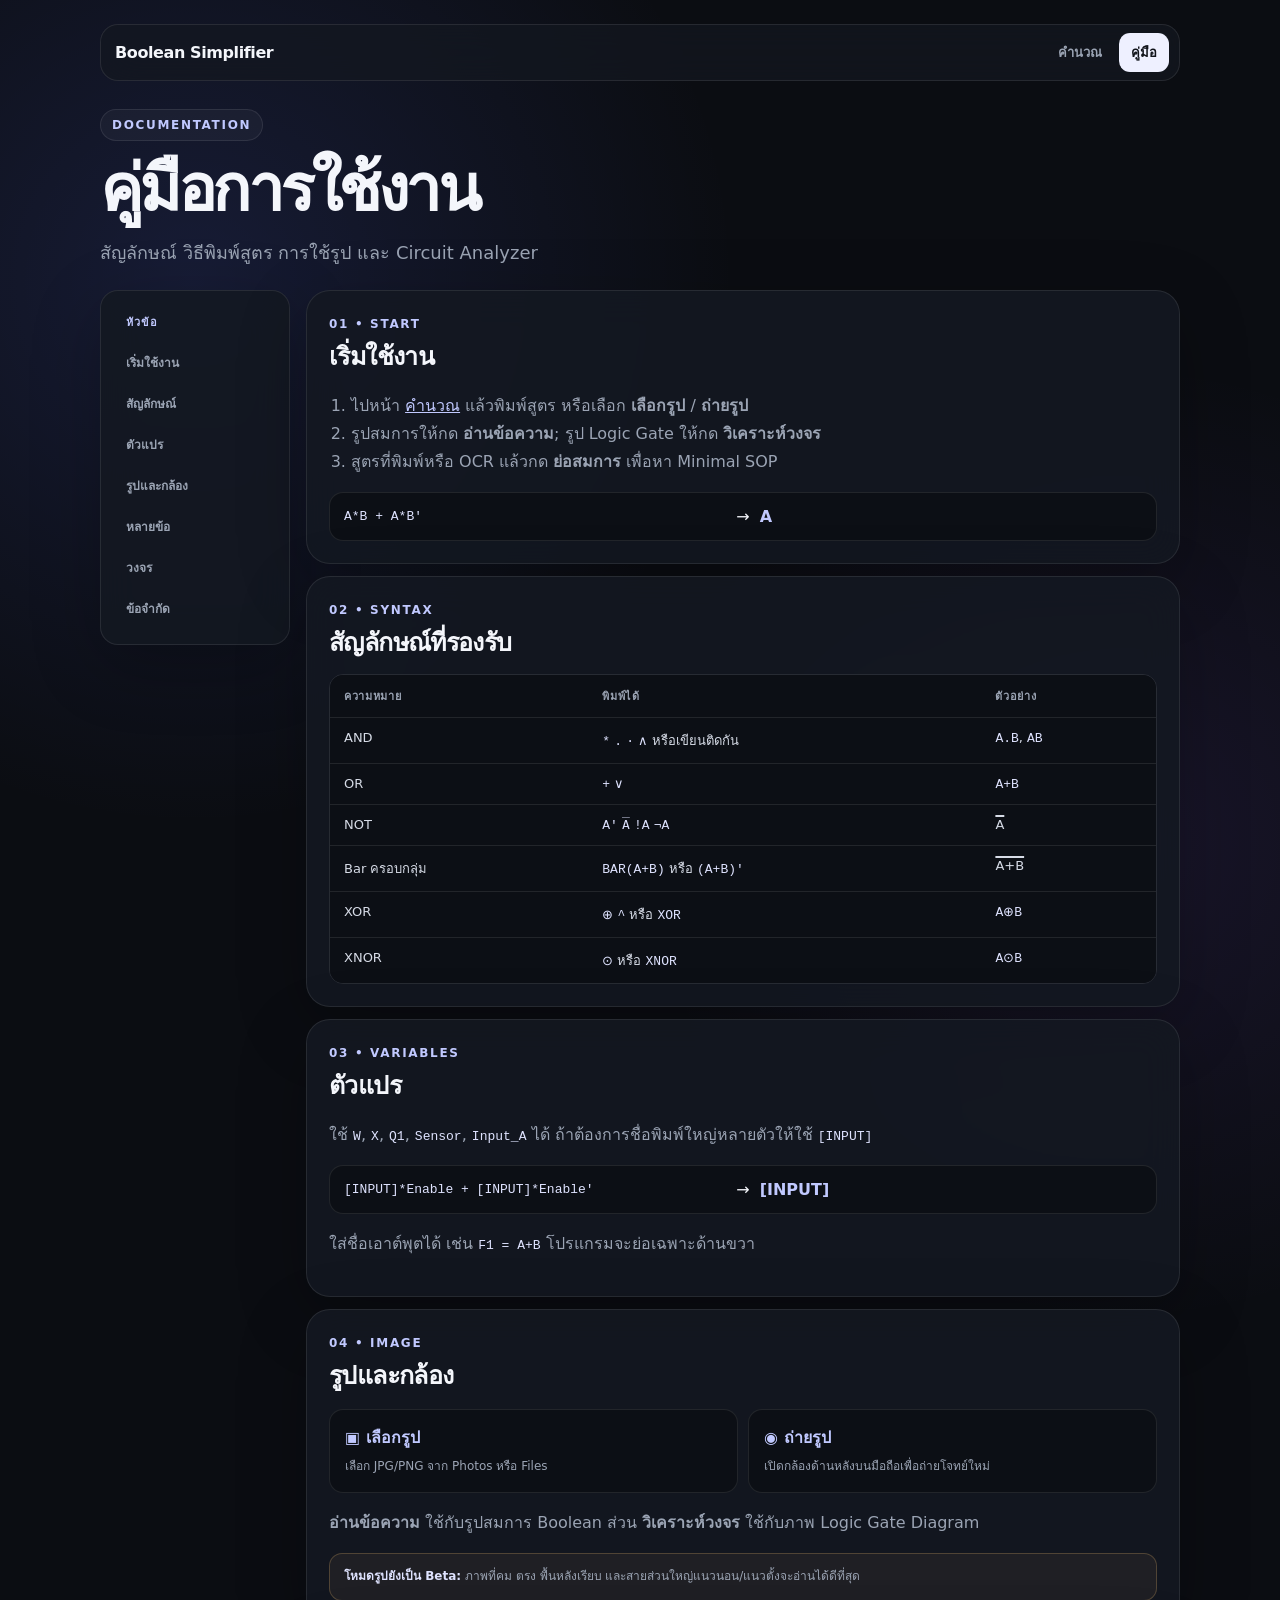
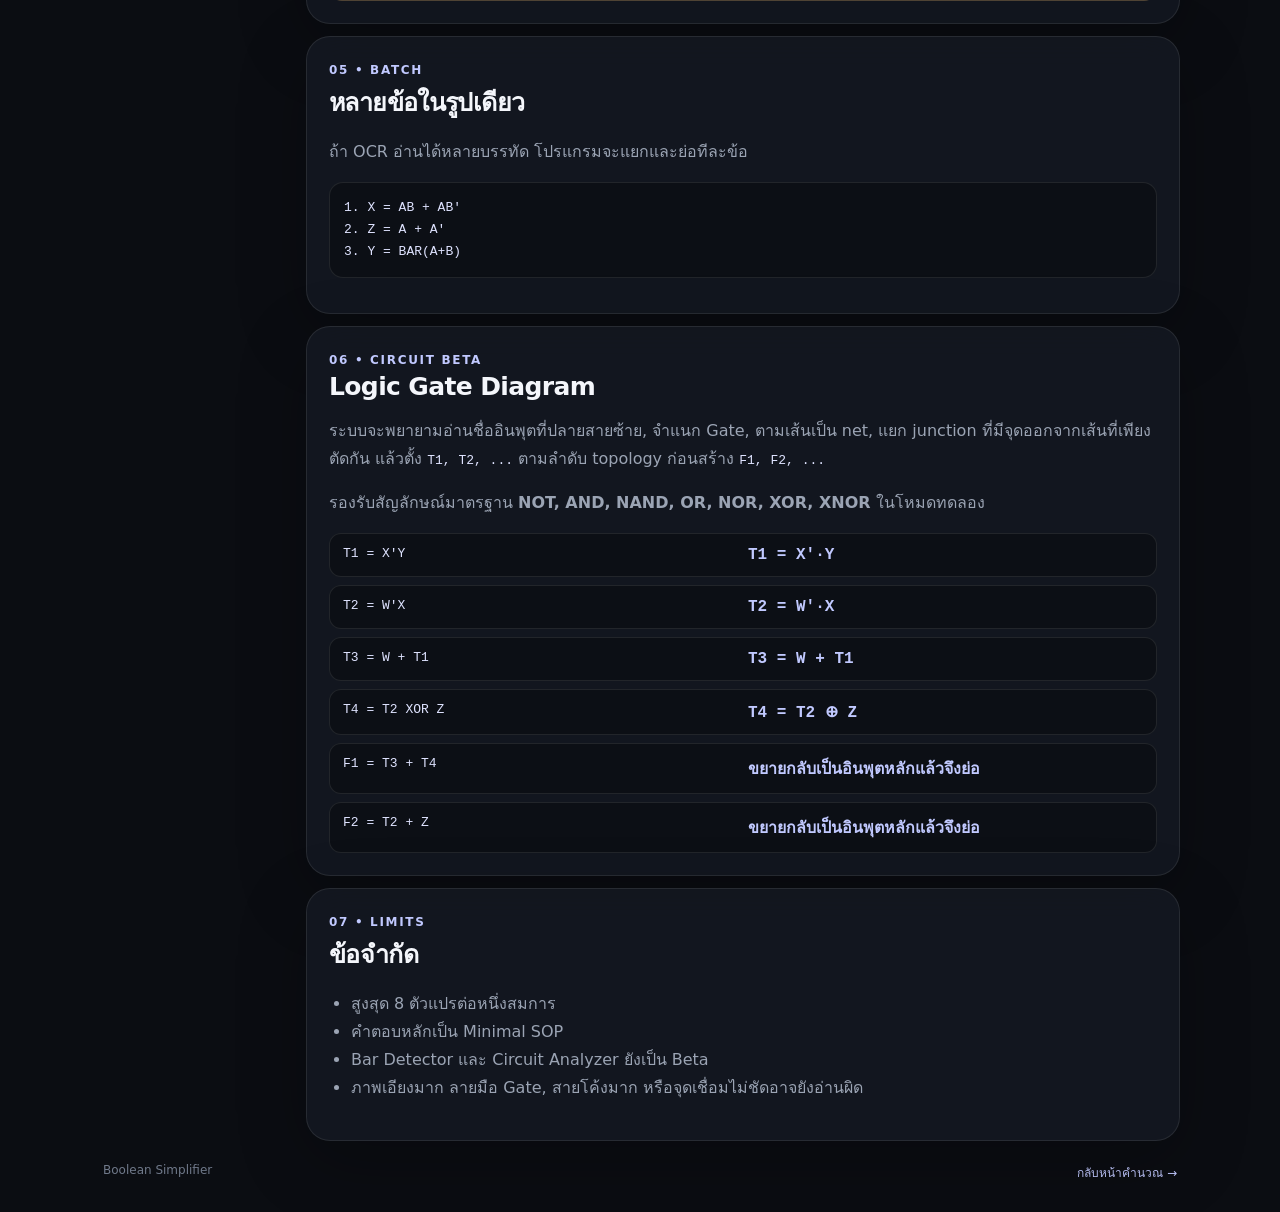
<file: boolean-simplifier/docs.html>
<!doctype html>
<html lang="th">
<head>
  <meta charset="utf-8" />
  <meta name="viewport" content="width=device-width, initial-scale=1" />
  <meta name="description" content="คู่มือ Boolean Simplifier: syntax, BAR, XOR, XNOR, OCR และ Circuit Analyzer" />
  <title>คู่มือ — Boolean Simplifier</title>
  <link rel="stylesheet" href="styles.css?v=9" />
  <link rel="stylesheet" href="v3.css?v=9" />
  <link rel="stylesheet" href="v4.css?v=9" />
  <link rel="stylesheet" href="v6.css?v=9" />
  <link rel="stylesheet" href="circuit-v9.css?v=9" />
</head>
<body>
  <main class="shell docs-shell">
    <nav class="top-nav" aria-label="เมนูหลัก">
      <a class="brand-link" href="./">Boolean Simplifier</a>
      <div class="nav-tabs">
        <a class="nav-tab" href="./">คำนวณ</a>
        <a class="nav-tab active" href="docs.html" aria-current="page">คู่มือ</a>
      </div>
    </nav>

    <header class="hero docs-hero">
      <div class="badge">DOCUMENTATION</div>
      <h1>คู่มือการใช้งาน</h1>
      <p>สัญลักษณ์ วิธีพิมพ์สูตร การใช้รูป และ Circuit Analyzer</p>
    </header>

    <div class="docs-layout">
      <aside class="card docs-toc">
        <strong>หัวข้อ</strong>
        <a href="#start">เริ่มใช้งาน</a>
        <a href="#syntax">สัญลักษณ์</a>
        <a href="#variables">ตัวแปร</a>
        <a href="#images">รูปและกล้อง</a>
        <a href="#multi">หลายข้อ</a>
        <a href="#circuit-test">วงจร</a>
        <a href="#limits">ข้อจำกัด</a>
      </aside>

      <article class="docs-content">
        <section id="start" class="card doc-section">
          <span class="eyebrow">01 • START</span>
          <h2>เริ่มใช้งาน</h2>
          <ol class="doc-steps">
            <li>ไปหน้า <a href="./">คำนวณ</a> แล้วพิมพ์สูตร หรือเลือก <strong>เลือกรูป</strong> / <strong>ถ่ายรูป</strong></li>
            <li>รูปสมการให้กด <strong>อ่านข้อความ</strong>; รูป Logic Gate ให้กด <strong>วิเคราะห์วงจร</strong></li>
            <li>สูตรที่พิมพ์หรือ OCR แล้วกด <strong>ย่อสมการ</strong> เพื่อหา Minimal SOP</li>
          </ol>
          <div class="doc-example"><code>A*B + A*B'</code><span>→</span><strong>A</strong></div>
        </section>

        <section id="syntax" class="card doc-section">
          <span class="eyebrow">02 • SYNTAX</span>
          <h2>สัญลักษณ์ที่รองรับ</h2>
          <div class="doc-table-wrap">
            <table class="doc-table">
              <thead><tr><th>ความหมาย</th><th>พิมพ์ได้</th><th>ตัวอย่าง</th></tr></thead>
              <tbody>
                <tr><td>AND</td><td><code>*</code> <code>.</code> <code>·</code> <code>∧</code> หรือเขียนติดกัน</td><td><code>A.B</code>, <code>AB</code></td></tr>
                <tr><td>OR</td><td><code>+</code> <code>∨</code></td><td><code>A+B</code></td></tr>
                <tr><td>NOT</td><td><code>A'</code> <code>A̅</code> <code>!A</code> <code>¬A</code></td><td><span class="overbar">A</span></td></tr>
                <tr><td>Bar ครอบกลุ่ม</td><td><code>BAR(A+B)</code> หรือ <code>(A+B)'</code></td><td><span class="overbar">A+B</span></td></tr>
                <tr><td>XOR</td><td><code>⊕</code> <code>^</code> หรือ <code>XOR</code></td><td><code>A⊕B</code></td></tr>
                <tr><td>XNOR</td><td><code>⊙</code> หรือ <code>XNOR</code></td><td><code>A⊙B</code></td></tr>
              </tbody>
            </table>
          </div>
        </section>

        <section id="variables" class="card doc-section">
          <span class="eyebrow">03 • VARIABLES</span>
          <h2>ตัวแปร</h2>
          <p>ใช้ <code>W</code>, <code>X</code>, <code>Q1</code>, <code>Sensor</code>, <code>Input_A</code> ได้ ถ้าต้องการชื่อพิมพ์ใหญ่หลายตัวให้ใช้ <code>[INPUT]</code></p>
          <div class="doc-example"><code>[INPUT]*Enable + [INPUT]*Enable'</code><span>→</span><strong>[INPUT]</strong></div>
          <p>ใส่ชื่อเอาต์พุตได้ เช่น <code>F1 = A+B</code> โปรแกรมจะย่อเฉพาะด้านขวา</p>
        </section>

        <section id="images" class="card doc-section">
          <span class="eyebrow">04 • IMAGE</span>
          <h2>รูปและกล้อง</h2>
          <div class="doc-choice-grid">
            <div><strong>▣ เลือกรูป</strong><p>เลือก JPG/PNG จาก Photos หรือ Files</p></div>
            <div><strong>◉ ถ่ายรูป</strong><p>เปิดกล้องด้านหลังบนมือถือเพื่อถ่ายโจทย์ใหม่</p></div>
          </div>
          <p><strong>อ่านข้อความ</strong> ใช้กับรูปสมการ Boolean ส่วน <strong>วิเคราะห์วงจร</strong> ใช้กับภาพ Logic Gate Diagram</p>
          <div class="notice warning"><strong>โหมดรูปยังเป็น Beta:</strong> ภาพที่คม ตรง พื้นหลังเรียบ และสายส่วนใหญ่แนวนอน/แนวตั้งจะอ่านได้ดีที่สุด</div>
        </section>

        <section id="multi" class="card doc-section">
          <span class="eyebrow">05 • BATCH</span>
          <h2>หลายข้อในรูปเดียว</h2>
          <p>ถ้า OCR อ่านได้หลายบรรทัด โปรแกรมจะแยกและย่อทีละข้อ</p>
          <pre class="doc-code">1. X = AB + AB'
2. Z = A + A'
3. Y = BAR(A+B)</pre>
        </section>

        <section id="circuit-test" class="card doc-section">
          <span class="eyebrow">06 • CIRCUIT BETA</span>
          <h2>Logic Gate Diagram</h2>
          <p>ระบบจะพยายามอ่านชื่ออินพุตที่ปลายสายซ้าย, จำแนก Gate, ตามเส้นเป็น net, แยก junction ที่มีจุดออกจากเส้นที่เพียงตัดกัน แล้วตั้ง <code>T1, T2, ...</code> ตามลำดับ topology ก่อนสร้าง <code>F1, F2, ...</code></p>
          <p>รองรับสัญลักษณ์มาตรฐาน <strong>NOT, AND, NAND, OR, NOR, XOR, XNOR</strong> ในโหมดทดลอง</p>
          <div class="circuit-results">
            <div><code>T1 = X'Y</code><strong>T1 = X'·Y</strong></div>
            <div><code>T2 = W'X</code><strong>T2 = W'·X</strong></div>
            <div><code>T3 = W + T1</code><strong>T3 = W + T1</strong></div>
            <div><code>T4 = T2 XOR Z</code><strong>T4 = T2 ⊕ Z</strong></div>
            <div><code>F1 = T3 + T4</code><strong>ขยายกลับเป็นอินพุตหลักแล้วจึงย่อ</strong></div>
            <div><code>F2 = T2 + Z</code><strong>ขยายกลับเป็นอินพุตหลักแล้วจึงย่อ</strong></div>
          </div>
        </section>

        <section id="limits" class="card doc-section">
          <span class="eyebrow">07 • LIMITS</span>
          <h2>ข้อจำกัด</h2>
          <ul class="doc-list">
            <li>สูงสุด 8 ตัวแปรต่อหนึ่งสมการ</li>
            <li>คำตอบหลักเป็น Minimal SOP</li>
            <li>Bar Detector และ Circuit Analyzer ยังเป็น Beta</li>
            <li>ภาพเอียงมาก ลายมือ Gate, สายโค้งมาก หรือจุดเชื่อมไม่ชัดอาจยังอ่านผิด</li>
          </ul>
        </section>
      </article>
    </div>

    <footer>
      <span>Boolean Simplifier</span>
      <a href="./">กลับหน้าคำนวณ →</a>
    </footer>
  </main>
</body>
</html>
</file>
<file: boolean-simplifier/styles.css>
:root {
  color-scheme: dark;
  --bg: #0b0d12;
  --panel: rgba(20, 24, 33, 0.88);
  --panel-2: #11151d;
  --line: rgba(255, 255, 255, 0.09);
  --text: #f4f6fb;
  --muted: #9ba4b4;
  --accent: #8ea1ff;
  --accent-2: #c1c9ff;
  --danger: #ff8e9d;
  --radius: 24px;
}

* { box-sizing: border-box; }

body {
  margin: 0;
  min-height: 100vh;
  font-family: Inter, ui-sans-serif, system-ui, -apple-system, BlinkMacSystemFont, "Segoe UI", sans-serif;
  background:
    radial-gradient(circle at 15% 10%, rgba(90, 111, 255, 0.15), transparent 34rem),
    radial-gradient(circle at 88% 30%, rgba(145, 89, 255, 0.10), transparent 30rem),
    var(--bg);
  color: var(--text);
}

button, textarea, input { font: inherit; }
button { cursor: pointer; }
button:disabled { cursor: not-allowed; opacity: .55; }

.shell {
  width: min(1160px, calc(100% - 28px));
  margin: 0 auto;
  padding: 54px 0 30px;
}

.hero { max-width: 760px; margin-bottom: 30px; }
.badge, .eyebrow {
  display: inline-block;
  font-size: 12px;
  font-weight: 800;
  letter-spacing: .14em;
  color: var(--accent-2);
}
.badge {
  padding: 8px 11px;
  border: 1px solid var(--line);
  border-radius: 999px;
  background: rgba(255,255,255,.035);
}
.hero h1 {
  font-size: clamp(42px, 7vw, 78px);
  line-height: .95;
  letter-spacing: -.055em;
  margin: 18px 0 18px;
}
.hero p { color: var(--muted); font-size: 18px; line-height: 1.7; margin: 0; }

.grid { display: grid; grid-template-columns: 1.1fr .9fr; gap: 18px; align-items: start; }
.card {
  border: 1px solid var(--line);
  background: var(--panel);
  backdrop-filter: blur(18px);
  border-radius: var(--radius);
  box-shadow: 0 20px 70px rgba(0,0,0,.24);
}
.input-card, .result-card { padding: 26px; }
.result-card { position: sticky; top: 18px; min-height: 560px; }
.section-head { display: flex; justify-content: space-between; gap: 18px; align-items: start; }
h2 { margin: 5px 0 20px; font-size: 25px; letter-spacing: -.025em; }
label { display: block; color: #d7dce7; font-weight: 700; margin-bottom: 10px; }

textarea {
  width: 100%;
  resize: vertical;
  min-height: 132px;
  color: var(--text);
  background: #0c0f15;
  border: 1px solid var(--line);
  border-radius: 17px;
  padding: 17px 18px;
  outline: none;
  font-family: "SFMono-Regular", Consolas, "Liberation Mono", monospace;
  font-size: 17px;
  line-height: 1.6;
  transition: border-color .2s, box-shadow .2s;
}
textarea:focus { border-color: rgba(142,161,255,.72); box-shadow: 0 0 0 4px rgba(142,161,255,.10); }

.notation { display: flex; flex-wrap: wrap; gap: 8px; margin-top: 10px; }
.notation span { color: var(--muted); border: 1px solid var(--line); border-radius: 999px; padding: 6px 9px; font-size: 12px; }
.notation code { color: var(--text); font-weight: 800; }

.divider { display: flex; align-items: center; gap: 14px; color: var(--muted); font-size: 12px; margin: 22px 0; }
.divider::before, .divider::after { content: ""; height: 1px; flex: 1; background: var(--line); }

.upload-zone {
  border: 1px dashed rgba(193,201,255,.32);
  border-radius: 18px;
  background: rgba(142,161,255,.045);
  min-height: 142px;
  display: grid;
  place-items: center;
  align-content: center;
  text-align: center;
  padding: 18px;
  transition: transform .2s, border-color .2s, background .2s;
}
.upload-zone:hover { transform: translateY(-1px); border-color: rgba(193,201,255,.72); background: rgba(142,161,255,.075); }
.upload-zone input { display: none; }
.upload-zone strong { margin-top: 3px; }
.upload-zone small { color: var(--muted); margin-top: 5px; font-weight: 500; }
.upload-icon { font-size: 28px; color: var(--accent-2); transform: rotate(-20deg); }

.preview-wrap { margin-top: 14px; border: 1px solid var(--line); border-radius: 18px; overflow: hidden; background: #0c0f15; }
.preview-wrap img { width: 100%; max-height: 260px; object-fit: contain; display: block; background: #080a0e; }
.ocr-row { display: flex; gap: 14px; justify-content: space-between; align-items: center; padding: 14px; }
.ocr-info { min-width: 0; flex: 1; }
.ocr-info strong { display: block; font-size: 12px; letter-spacing: .1em; color: var(--accent-2); }
.ocr-info span { display: block; color: var(--muted); font-size: 13px; margin: 3px 0 8px; overflow-wrap: anywhere; }
.progress-track { height: 5px; border-radius: 999px; overflow: hidden; background: rgba(255,255,255,.07); }
.progress-bar { width: 0; height: 100%; background: linear-gradient(90deg, var(--accent), #bfa4ff); transition: width .18s linear; }

.actions { display: flex; gap: 10px; margin-top: 20px; }
.primary-btn, .secondary-btn, .ghost-btn {
  border-radius: 13px;
  border: 1px solid transparent;
  padding: 11px 15px;
  font-weight: 800;
  transition: transform .15s, border-color .15s, background .15s;
}
.primary-btn:hover, .secondary-btn:hover, .ghost-btn:hover { transform: translateY(-1px); }
.primary-btn { background: #eef0ff; color: #10131a; flex: 1; padding: 14px 18px; }
.secondary-btn { background: rgba(142,161,255,.13); color: var(--accent-2); border-color: rgba(142,161,255,.22); white-space: nowrap; }
.ghost-btn { color: #d7dce7; background: rgba(255,255,255,.035); border-color: var(--line); }
.shortcut { color: var(--muted); font-size: 12px; margin: 10px 0 0; text-align: center; }
kbd { border: 1px solid var(--line); border-bottom-width: 2px; background: #0c0f15; padding: 1px 5px; border-radius: 5px; }
.error { margin-top: 14px; border: 1px solid rgba(255,142,157,.25); color: #ffc4cc; background: rgba(255,142,157,.08); border-radius: 14px; padding: 12px 14px; line-height: 1.5; }

.empty-state { min-height: 390px; display: grid; place-items: center; align-content: center; text-align: center; color: var(--muted); }
.logic-mark { width: 94px; height: 94px; display: grid; place-items: center; border: 1px solid var(--line); border-radius: 28px; font: 800 28px/1 monospace; color: var(--accent-2); background: rgba(142,161,255,.06); }
.empty-state p { max-width: 320px; line-height: 1.7; }
.result-label { color: var(--muted); font-size: 13px; }
.result-formula { margin: 10px 0 22px; padding: 20px; border: 1px solid rgba(142,161,255,.2); border-radius: 18px; background: linear-gradient(135deg, rgba(142,161,255,.12), rgba(255,255,255,.025)); font: 800 clamp(26px, 5vw, 46px)/1.25 "SFMono-Regular", Consolas, monospace; letter-spacing: -.04em; overflow-wrap: anywhere; }
.normalized-block { display: grid; gap: 7px; padding: 15px; border-radius: 14px; background: #0c0f15; border: 1px solid var(--line); }
.normalized-block span { font-size: 12px; color: var(--muted); }
.normalized-block code { color: #dfe3ff; overflow-wrap: anywhere; }
.result-meta { display: grid; grid-template-columns: 1fr 1fr; gap: 8px; margin-top: 12px; }
.result-meta span { border: 1px solid var(--line); border-radius: 12px; padding: 10px; color: var(--muted); font-size: 12px; }
.result-meta strong { color: var(--text); }
.method-note { margin-top: 18px; padding-top: 18px; border-top: 1px solid var(--line); }
.method-note strong { font-size: 13px; color: var(--accent-2); }
.method-note p { margin: 6px 0 0; color: var(--muted); font-size: 13px; line-height: 1.7; }

.help-card { margin-top: 18px; padding: 24px 26px; }
.help-card h2 { margin-bottom: 13px; }
.examples { display: grid; grid-template-columns: 1fr auto 1fr 1fr auto 1fr 1fr auto 1fr; gap: 8px; align-items: center; }
.examples code, .examples strong { border: 1px solid var(--line); border-radius: 11px; padding: 9px 10px; text-align: center; }
.examples code { background: #0c0f15; color: #dfe3ff; }
.examples strong { color: var(--accent-2); }
.help-card p { color: var(--muted); line-height: 1.7; margin-bottom: 0; }
footer { display: flex; justify-content: space-between; gap: 18px; color: #70798a; font-size: 12px; padding: 22px 3px 0; }

@media (max-width: 860px) {
  .shell { padding-top: 32px; }
  .grid { grid-template-columns: 1fr; }
  .result-card { position: static; min-height: auto; }
  .empty-state { min-height: 240px; }
  .examples { grid-template-columns: 1fr auto 1fr; }
  .ocr-row { align-items: stretch; flex-direction: column; }
  .secondary-btn { width: 100%; }
}

@media (max-width: 520px) {
  .shell { width: min(100% - 18px, 1160px); }
  .input-card, .result-card, .help-card { padding: 19px; border-radius: 19px; }
  .section-head { align-items: center; }
  .section-head .ghost-btn { font-size: 12px; padding: 9px 10px; }
  .actions { flex-direction: column; }
  .result-meta { grid-template-columns: 1fr; }
  footer { flex-direction: column; }
}

.symbol-toolbar {
  display: flex;
  flex-wrap: wrap;
  gap: 8px;
  margin-top: 12px;
}

.symbol-btn {
  display: inline-flex;
  align-items: center;
  gap: 6px;
  min-height: 38px;
  padding: 8px 11px;
  border-radius: 11px;
  border: 1px solid var(--line);
  background: rgba(255,255,255,.035);
  color: var(--text);
  font: 800 16px/1 "SFMono-Regular", Consolas, monospace;
  transition: transform .15s, border-color .15s, background .15s;
}
.symbol-btn:hover {
  transform: translateY(-1px);
  border-color: rgba(193,201,255,.42);
  background: rgba(142,161,255,.08);
}
.symbol-btn small {
  color: var(--muted);
  font: 700 10px/1 Inter, ui-sans-serif, system-ui, sans-serif;
  letter-spacing: .04em;
}
.mini-overbar, .overbar {
  text-decoration-line: overline;
  text-decoration-thickness: 2px;
  text-decoration-color: currentColor;
}

.variable-note {
  margin-top: 12px;
  padding: 11px 13px;
  border-radius: 13px;
  border: 1px solid rgba(142,161,255,.14);
  background: rgba(142,161,255,.04);
  color: var(--muted);
  font-size: 12px;
  line-height: 1.65;
}
.variable-note strong { color: #dfe3ff; }
.variable-note code { color: var(--text); }

.help-title-row {
  display: flex;
  justify-content: space-between;
  gap: 18px;
  align-items: start;
}
.syntax-grid {
  display: grid;
  grid-template-columns: repeat(4, minmax(0, 1fr));
  gap: 10px;
}
.syntax-item {
  min-width: 0;
  padding: 16px;
  border: 1px solid var(--line);
  border-radius: 15px;
  background: #0c0f15;
}
.syntax-symbol {
  min-height: 44px;
  display: flex;
  align-items: center;
  color: var(--accent-2);
  font: 800 24px/1.25 "SFMono-Regular", Consolas, monospace;
}
.syntax-item strong {
  display: block;
  margin: 4px 0 10px;
  font-size: 13px;
}
.syntax-item > code {
  display: inline-block;
  color: #dfe3ff;
  padding: 5px 7px;
  border-radius: 8px;
  background: rgba(255,255,255,.045);
  border: 1px solid var(--line);
}
.syntax-item > span:last-child {
  display: block;
  margin-top: 8px;
  color: var(--muted);
  font-size: 12px;
  line-height: 1.55;
}
.syntax-item > span:last-child code { color: #dfe3ff; }

.example-heading { margin-top: 24px; }
.example-list {
  display: grid;
  grid-template-columns: repeat(2, minmax(0, 1fr));
  gap: 8px;
}
.example-list > div {
  display: grid;
  grid-template-columns: minmax(0, 1fr) auto minmax(0, .8fr);
  gap: 8px;
  align-items: center;
  min-width: 0;
  padding: 10px;
  border: 1px solid var(--line);
  border-radius: 12px;
  background: rgba(255,255,255,.02);
}
.example-list code,
.example-list strong {
  min-width: 0;
  overflow-wrap: anywhere;
}
.example-list code { color: #dfe3ff; }
.example-list strong { color: var(--accent-2); }
.example-list span { color: var(--muted); }
.help-note { margin-top: 16px; }

@media (max-width: 980px) {
  .syntax-grid { grid-template-columns: repeat(2, minmax(0, 1fr)); }
}

@media (max-width: 620px) {
  .syntax-grid, .example-list { grid-template-columns: 1fr; }
  .symbol-btn { flex: 1 1 auto; justify-content: center; }
}
</file>
<file: boolean-simplifier/v3.css>
.beta-pill{display:inline-block;margin-left:5px;padding:2px 5px;border-radius:999px;border:1px solid rgba(193,201,255,.24);background:rgba(142,161,255,.10);color:var(--accent-2);font-size:8px;line-height:1;letter-spacing:.08em;vertical-align:1px}
.batch-results{display:grid;gap:10px}.batch-summary{display:grid;gap:4px;margin-bottom:2px;padding:13px 14px;border-radius:14px;border:1px solid rgba(142,161,255,.16);background:rgba(142,161,255,.05)}.batch-summary strong{color:var(--accent-2)}.batch-summary span{color:var(--muted);font-size:12px;line-height:1.5}.batch-item{min-width:0;padding:14px;border-radius:15px;border:1px solid var(--line);background:#0c0f15}.batch-label{color:var(--muted);font-size:11px;font-weight:800;letter-spacing:.08em;text-transform:uppercase}.batch-answer{margin:7px 0 10px;color:var(--text);font:800 20px/1.35 "SFMono-Regular",Consolas,monospace;overflow-wrap:anywhere}.batch-normalized{display:grid;gap:4px;padding-top:10px;border-top:1px solid var(--line)}.batch-normalized span{color:var(--muted);font-size:11px}.batch-normalized code{color:#dfe3ff;overflow-wrap:anywhere}.batch-mini-meta{display:flex;flex-wrap:wrap;gap:6px;margin-top:9px}.batch-mini-meta span{padding:5px 7px;border-radius:999px;border:1px solid var(--line);color:var(--muted);font-size:10px}.batch-error{border-color:rgba(255,142,157,.24)}.batch-source{display:block;margin:7px 0;color:#dfe3ff;overflow-wrap:anywhere}.batch-error-text{color:#ffc4cc;font-size:12px;line-height:1.55}.ocr-feature-note{margin-top:18px;padding:13px 14px;border-radius:14px;border:1px solid rgba(142,161,255,.14);background:rgba(142,161,255,.04);color:var(--muted);font-size:12px;line-height:1.7}.ocr-feature-note strong{color:#dfe3ff}.ocr-feature-note code{color:var(--text)}
</file>
<file: boolean-simplifier/v4.css>
/* Navigation + separated image source controls + docs */
.top-nav{display:flex;align-items:center;justify-content:space-between;gap:18px;margin-bottom:38px;padding:8px 10px 8px 14px;border:1px solid var(--line);border-radius:18px;background:rgba(20,24,33,.72);backdrop-filter:blur(18px);position:relative;z-index:3}.brand-link{color:var(--text);font-weight:900;letter-spacing:-.025em;text-decoration:none}.nav-tabs{display:flex;gap:5px}.nav-tab{padding:9px 12px;border-radius:11px;color:var(--muted);font-size:13px;font-weight:800;text-decoration:none}.nav-tab:hover{color:var(--text);background:rgba(255,255,255,.04)}.nav-tab.active{color:#10131a;background:#eef0ff}
.image-source-card{margin-top:2px;padding:16px;border:1px dashed rgba(193,201,255,.32);border-radius:18px;background:rgba(142,161,255,.045)}.image-source-head{display:flex;align-items:center;gap:12px;margin-bottom:13px}.image-source-head>div{display:grid;gap:3px}.image-source-head strong{font-size:14px}.image-source-head small{color:var(--muted);font-size:12px}.image-source-actions{display:grid;grid-template-columns:1fr 1fr;gap:9px}.image-source-btn{margin:0;display:flex;align-items:center;gap:11px;min-width:0;padding:13px;border:1px solid var(--line);border-radius:14px;background:#0c0f15;cursor:pointer;transition:.15s transform,.15s border-color}.image-source-btn:hover{transform:translateY(-1px);border-color:rgba(193,201,255,.42)}.image-source-btn input{display:none}.image-source-btn>span:first-of-type{display:grid;place-items:center;width:34px;height:34px;flex:0 0 34px;border-radius:10px;background:rgba(142,161,255,.09);color:var(--accent-2);font-size:18px}.image-source-btn>span:last-child{display:grid;gap:2px;min-width:0}.image-source-btn strong{font-size:13px}.image-source-btn small{color:var(--muted);font-size:10px;font-weight:500}.image-support-note{margin:11px 2px 0;color:var(--muted);font-size:11px;line-height:1.55}.image-support-note strong{color:#dfe3ff}
.quick-doc-card{margin-top:18px;padding:24px 26px;display:flex;align-items:center;justify-content:space-between;gap:24px}.quick-doc-card h2{margin-bottom:8px}.quick-doc-card p{margin:0;color:var(--muted);line-height:1.65;max-width:760px}.primary-link{flex:0 0 auto;padding:12px 15px;border-radius:13px;background:#eef0ff;color:#10131a;font-weight:900;text-decoration:none}
.docs-shell{max-width:1180px}.docs-hero{max-width:850px}.docs-layout{display:grid;grid-template-columns:220px minmax(0,1fr);gap:18px;align-items:start}.docs-toc{position:sticky;top:18px;padding:17px;display:grid;gap:4px}.docs-toc strong{padding:5px 8px 9px;color:var(--accent-2);font-size:11px;letter-spacing:.1em}.docs-toc a{padding:9px 8px;border-radius:9px;color:var(--muted);font-size:12px;font-weight:700;text-decoration:none}.docs-toc a:hover{color:var(--text);background:rgba(255,255,255,.04)}.docs-content{display:grid;gap:14px;min-width:0}.doc-section{padding:25px}.doc-section h2{margin-bottom:12px}.doc-section p,.doc-section li{color:var(--muted);line-height:1.75}.doc-section a{color:var(--accent-2)}.doc-section code{color:#dfe3ff}.doc-steps,.doc-list{padding-left:22px}.doc-example{display:grid;grid-template-columns:minmax(0,1fr) auto minmax(0,1fr);gap:10px;align-items:center;margin-top:14px;padding:14px;border:1px solid var(--line);border-radius:14px;background:#0c0f15}.doc-example code,.doc-example strong{overflow-wrap:anywhere}.doc-example strong{color:var(--accent-2)}.doc-table-wrap{overflow:auto;border:1px solid var(--line);border-radius:14px}.doc-table{width:100%;border-collapse:collapse;min-width:620px;background:#0c0f15}.doc-table th,.doc-table td{text-align:left;padding:12px 14px;border-bottom:1px solid var(--line);vertical-align:top}.doc-table th{color:var(--muted);font-size:11px;letter-spacing:.06em}.doc-table td{color:#d7dce7;font-size:13px}.doc-table tr:last-child td{border-bottom:0}.doc-choice-grid{display:grid;grid-template-columns:1fr 1fr;gap:10px;margin:14px 0}.doc-choice-grid>div{padding:15px;border:1px solid var(--line);border-radius:14px;background:#0c0f15}.doc-choice-grid strong{color:var(--accent-2)}.doc-choice-grid p{margin:6px 0 0;font-size:12px}.notice{margin-top:14px;padding:13px 14px;border:1px solid rgba(142,161,255,.18);border-radius:13px;background:rgba(142,161,255,.05);color:var(--muted);font-size:12px;line-height:1.65}.notice strong{color:#dfe3ff}.notice.warning{border-color:rgba(255,196,120,.22);background:rgba(255,196,120,.055)}.doc-code{padding:14px;border:1px solid var(--line);border-radius:14px;background:#0c0f15;color:#dfe3ff;overflow:auto;line-height:1.7}.circuit-results{display:grid;gap:8px;margin-top:14px}.circuit-results>div{display:grid;grid-template-columns:minmax(0,1fr) minmax(0,1fr);gap:10px;padding:12px 13px;border:1px solid var(--line);border-radius:12px;background:#0c0f15}.circuit-results strong{color:var(--accent-2);font-family:"SFMono-Regular",Consolas,monospace;overflow-wrap:anywhere}
footer a{color:var(--accent-2);text-decoration:none}
@media(max-width:860px){.top-nav{margin-bottom:28px}.docs-layout{grid-template-columns:1fr}.docs-toc{position:static;display:flex;flex-wrap:wrap}.docs-toc strong{width:100%}.quick-doc-card{align-items:flex-start;flex-direction:column}.image-source-actions{grid-template-columns:1fr}.circuit-results>div{grid-template-columns:1fr}.doc-choice-grid{grid-template-columns:1fr}}
@media(max-width:520px){.top-nav{padding:7px;align-items:stretch;flex-direction:column}.brand-link{padding:6px 7px}.nav-tabs{display:grid;grid-template-columns:1fr 1fr}.nav-tab{text-align:center}.doc-section{padding:19px}.doc-example{grid-template-columns:1fr}.doc-example span{display:none}}
</file>
<file: boolean-simplifier/v6.css>
/* V6 — cleaner calculator + stable documentation cards */

/* Calculator: keep the working surface intentionally minimal. */
.calculator-shell .variable-note,
.calculator-shell .notation,
.calculator-shell .shortcut,
.calculator-shell .quick-doc-card,
.calculator-shell .hero,
.calculator-shell .empty-state p,
.calculator-shell .result-label {
  display: none !important;
}

.minimal-header {
  margin-top: 22px;
}

.minimal-header h1 {
  margin: 0;
}

.clean-empty {
  min-height: 280px !important;
}

.compact-method {
  padding-top: 12px;
  margin-top: 14px;
}

.minimal-footer {
  justify-content: flex-start;
  padding-top: 16px;
}

/* Documentation layout: every card uses the same content width. */
.docs-shell {
  width: min(1080px, calc(100% - 28px));
  max-width: none;
  padding-top: 24px;
}

.docs-shell .top-nav {
  margin-bottom: 28px;
}

.docs-hero {
  width: 100%;
  max-width: none;
  margin-bottom: 22px;
}

.docs-hero h1 {
  font-size: clamp(38px, 6vw, 64px);
}

.docs-layout {
  width: 100%;
  grid-template-columns: 190px minmax(0, 1fr);
  gap: 16px;
}

.docs-content {
  width: 100%;
  min-width: 0;
  gap: 12px;
}

.doc-section {
  width: 100%;
  min-width: 0;
  margin: 0;
  padding: 22px;
  overflow: hidden;
}

.doc-section h2 {
  margin-top: 4px;
}

.docs-toc {
  width: 100%;
  min-width: 0;
  border-radius: 18px;
}

.doc-table-wrap,
.doc-code,
.doc-example,
.circuit-results,
.doc-choice-grid {
  max-width: 100%;
  min-width: 0;
}

.doc-table-wrap {
  overflow-x: auto;
  overscroll-behavior-inline: contain;
}

.doc-table {
  min-width: 560px;
}

.doc-section code,
.doc-section strong,
.circuit-results code,
.circuit-results strong {
  overflow-wrap: anywhere;
  word-break: break-word;
}

@media (max-width: 900px) {
  .docs-layout {
    grid-template-columns: 1fr;
  }

  .docs-toc {
    position: static;
    display: grid;
    grid-template-columns: repeat(3, minmax(0, 1fr));
    gap: 6px;
  }

  .docs-toc strong {
    grid-column: 1 / -1;
  }

  .docs-toc a {
    text-align: center;
    border: 1px solid var(--line);
  }
}

@media (max-width: 600px) {
  .calculator-shell,
  .docs-shell {
    width: min(100% - 16px, 1080px);
    padding-top: 10px;
  }

  .calculator-shell .top-nav,
  .docs-shell .top-nav {
    margin-bottom: 18px;
  }

  .clean-empty {
    min-height: 150px !important;
  }

  .logic-mark {
    width: 72px;
    height: 72px;
    border-radius: 20px;
    font-size: 24px;
  }

  .docs-hero {
    margin-bottom: 16px;
  }

  .docs-hero p {
    font-size: 15px;
    line-height: 1.6;
  }

  .docs-toc {
    grid-template-columns: repeat(2, minmax(0, 1fr));
    padding: 12px;
  }

  .doc-section {
    padding: 17px;
    border-radius: 18px;
  }

  .doc-section p,
  .doc-section li {
    line-height: 1.65;
  }

  .doc-choice-grid,
  .circuit-results > div,
  .doc-example {
    grid-template-columns: 1fr;
  }

  .doc-table {
    min-width: 500px;
  }
}
</file>
<file: boolean-simplifier/circuit-v9.css>
.circuit-walk{margin:12px 0 16px;padding:12px;border:1px solid var(--line);border-radius:14px;background:#0c0f15}.circuit-walk-title{margin-bottom:9px;color:var(--muted);font-size:11px;font-weight:800;letter-spacing:.08em}.circuit-step{display:grid;grid-template-columns:42px minmax(0,1fr) auto;gap:9px;align-items:center;padding:9px 2px;border-bottom:1px solid var(--line)}.circuit-step:last-child{border-bottom:0}.step-var{display:grid;place-items:center;min-height:31px;border-radius:9px;background:rgba(232,74,60,.10);color:#ff9b91;font:800 13px/1 ui-monospace,SFMono-Regular,Consolas,monospace}.step-eq{min-width:0;color:#eef0ff;font:700 13px/1.5 ui-monospace,SFMono-Regular,Consolas,monospace;overflow-wrap:anywhere}.circuit-step small{color:var(--muted);font-size:10px}.circuit-expanded{display:block;margin-top:7px;color:var(--muted);font-size:11px;overflow-wrap:anywhere}.ocr-actions{display:flex;gap:8px;flex-wrap:wrap}.circuit-btn{border-color:rgba(108,209,157,.26);color:#a8e7c7;background:rgba(108,209,157,.07)}
@media(max-width:520px){.circuit-step{grid-template-columns:38px minmax(0,1fr)}.circuit-step small{grid-column:2}.ocr-actions{display:grid;grid-template-columns:1fr 1fr;width:100%}.ocr-actions .secondary-btn{width:100%;padding-inline:8px}}
</file>
